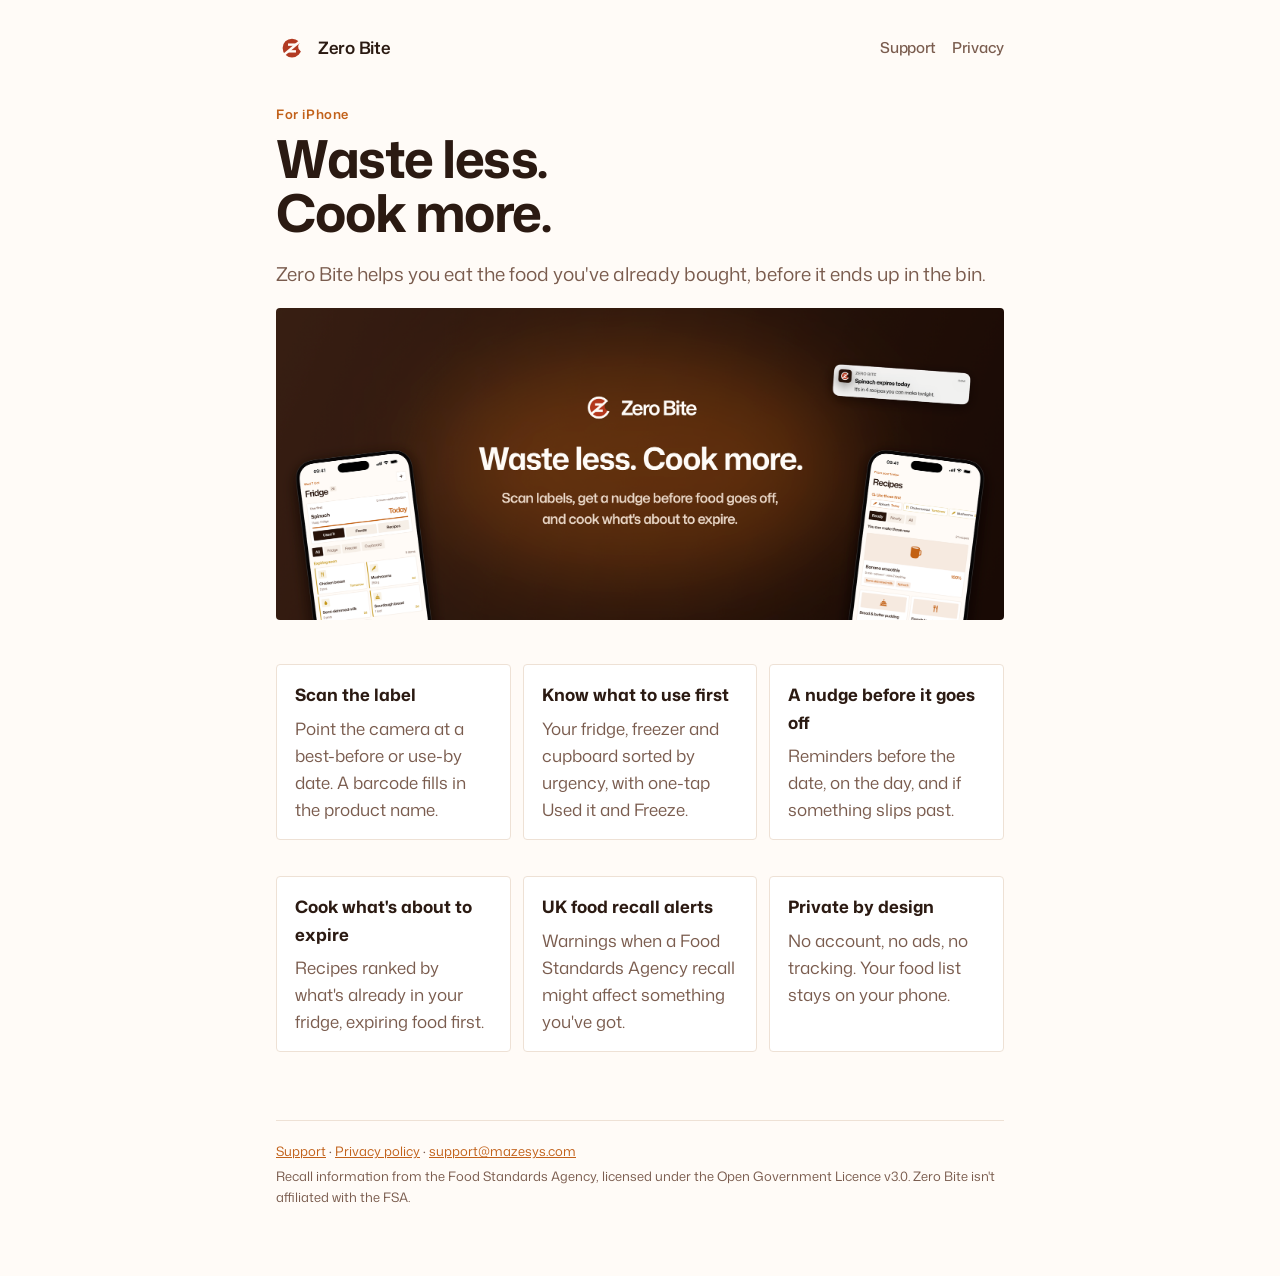
<file: docs/index.html>
<!doctype html>
<html lang="en-GB">
<head>
  <meta charset="utf-8">
  <meta name="viewport" content="width=device-width, initial-scale=1">
  <title>Zero Bite</title>
  <meta name="description" content="Zero Bite helps you eat the food you've already bought, before it ends up in the bin.">
  <link rel="icon" href="assets/favicon.svg" type="image/svg+xml">
  <link rel="icon" href="assets/favicon-32.png" sizes="32x32" type="image/png">
  <link rel="apple-touch-icon" href="assets/apple-touch-icon.png">
  <link rel="preconnect" href="https://fonts.googleapis.com">
  <link href="https://fonts.googleapis.com/css2?family=Mona+Sans:wght@400;500;600;700&display=swap" rel="stylesheet">
  <link rel="stylesheet" href="styles.css">
</head>
<body>
  <div class="wrap">
    <header class="site">
      <a href="index.html"><img src="assets/mark.svg" alt="">Zero Bite</a>
      <nav><a href="support.html">Support</a><a href="privacy.html">Privacy</a></nav>
    </header>

    <p class="overline">For iPhone</p>
    <h1>Waste less.<br>Cook more.</h1>
    <p class="lead">Zero Bite helps you eat the food you've already bought, before it ends up in the bin.</p>

    <img class="hero" src="assets/header.png" alt="Zero Bite on iPhone: the Fridge screen with Spinach due today, and recipes using what's about to expire.">

    <div class="features">
      <div class="card"><strong>Scan the label</strong><p>Point the camera at a best-before or use-by date. A barcode fills in the product name.</p></div>
      <div class="card"><strong>Know what to use first</strong><p>Your fridge, freezer and cupboard sorted by urgency, with one-tap Used it and Freeze.</p></div>
      <div class="card"><strong>A nudge before it goes off</strong><p>Reminders before the date, on the day, and if something slips past.</p></div>
      <div class="card"><strong>Cook what's about to expire</strong><p>Recipes ranked by what's already in your fridge, expiring food first.</p></div>
      <div class="card"><strong>UK food recall alerts</strong><p>Warnings when a Food Standards Agency recall might affect something you've got.</p></div>
      <div class="card"><strong>Private by design</strong><p>No account, no ads, no tracking. Your food list stays on your phone.</p></div>
    </div>

    <footer>
      <p><a href="support.html">Support</a> · <a href="privacy.html">Privacy policy</a> · <a href="mailto:support@mazesys.com">support@mazesys.com</a></p>
      <p>Recall information from the Food Standards Agency, licensed under the Open Government Licence v3.0. Zero Bite isn't affiliated with the FSA.</p>
    </footer>
  </div>
</body>
</html>
</file>
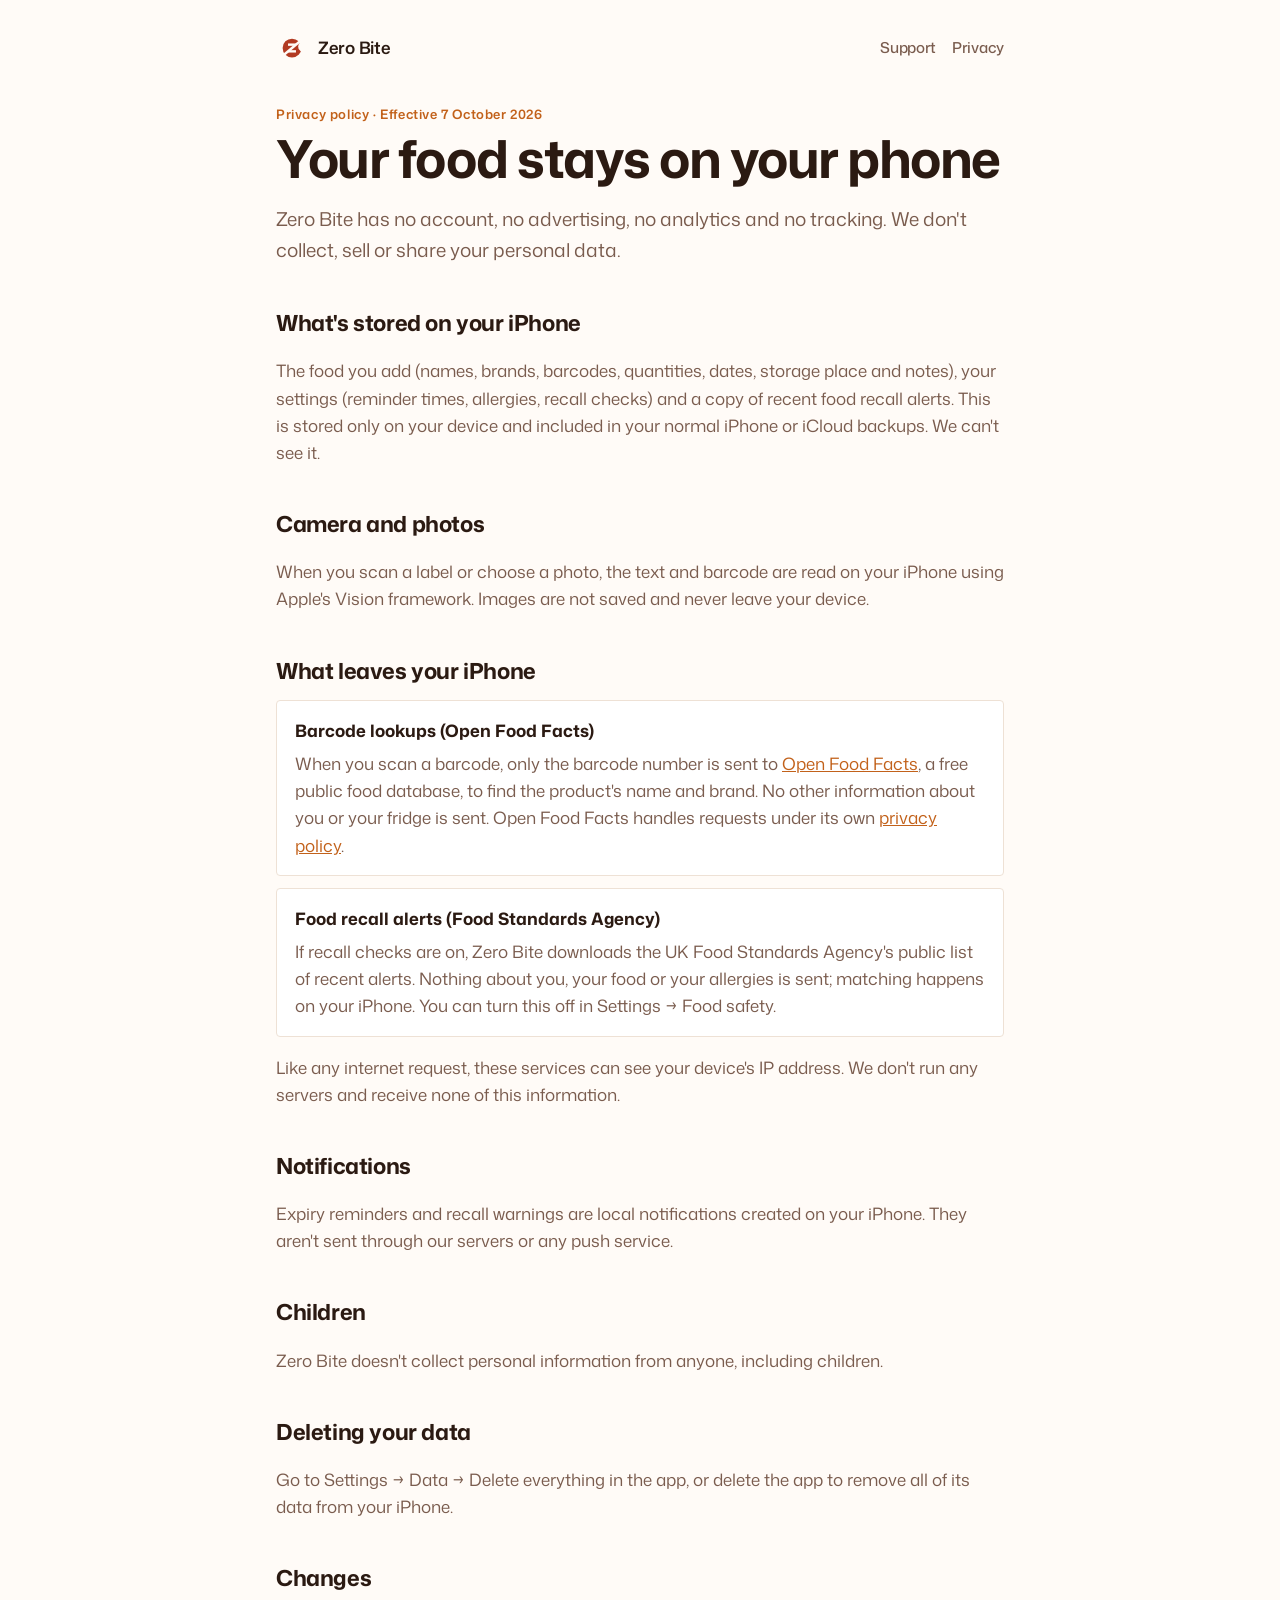
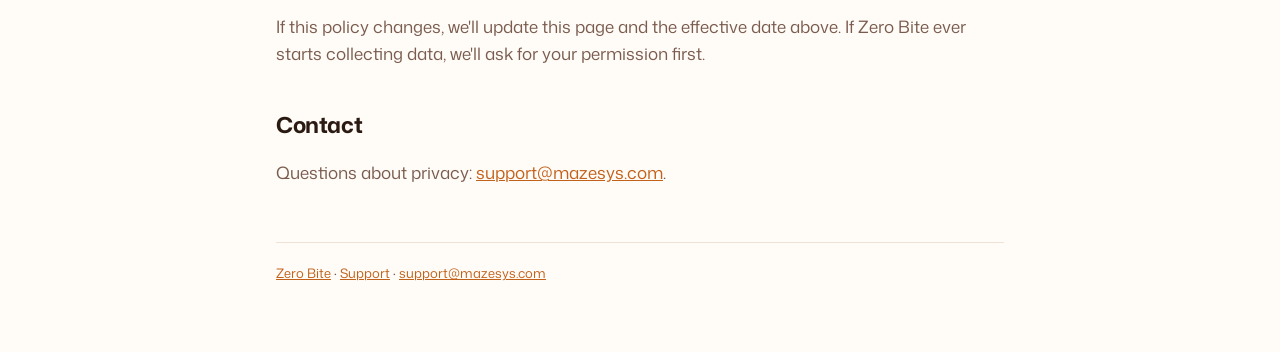
<file: docs/privacy.html>
<!doctype html>
<html lang="en-GB">
<head>
  <meta charset="utf-8">
  <meta name="viewport" content="width=device-width, initial-scale=1">
  <title>Zero Bite Privacy</title>
  <meta name="description" content="Zero Bite privacy policy: your food list stays on your device. No account, no ads, no tracking.">
  <link rel="icon" href="assets/favicon.svg" type="image/svg+xml">
  <link rel="icon" href="assets/favicon-32.png" sizes="32x32" type="image/png">
  <link rel="apple-touch-icon" href="assets/apple-touch-icon.png">
  <link rel="preconnect" href="https://fonts.googleapis.com">
  <link href="https://fonts.googleapis.com/css2?family=Mona+Sans:wght@400;500;600;700&display=swap" rel="stylesheet">
  <link rel="stylesheet" href="styles.css">
</head>
<body>
  <div class="wrap">
    <header class="site">
      <a href="index.html"><img src="assets/mark.svg" alt="">Zero Bite</a>
      <nav><a href="support.html">Support</a><a href="privacy.html">Privacy</a></nav>
    </header>

    <p class="overline">Privacy policy · Effective 7 October 2026</p>
    <h1>Your food stays on your phone</h1>
    <p class="lead">Zero Bite has no account, no advertising, no analytics and no tracking. We don't collect, sell or share your personal data.</p>

    <h2>What's stored on your iPhone</h2>
    <p>The food you add (names, brands, barcodes, quantities, dates, storage place and notes), your settings (reminder times, allergies, recall checks) and a copy of recent food recall alerts. This is stored only on your device and included in your normal iPhone or iCloud backups. We can't see it.</p>

    <h2>Camera and photos</h2>
    <p>When you scan a label or choose a photo, the text and barcode are read on your iPhone using Apple's Vision framework. Images are not saved and never leave your device.</p>

    <h2>What leaves your iPhone</h2>
    <div class="card">
      <strong>Barcode lookups (Open Food Facts)</strong>
      <p>When you scan a barcode, only the barcode number is sent to <a href="https://world.openfoodfacts.org/">Open Food Facts</a>, a free public food database, to find the product's name and brand. No other information about you or your fridge is sent. Open Food Facts handles requests under its own <a href="https://world.openfoodfacts.org/privacy">privacy policy</a>.</p>
    </div>
    <div class="card">
      <strong>Food recall alerts (Food Standards Agency)</strong>
      <p>If recall checks are on, Zero Bite downloads the UK Food Standards Agency's public list of recent alerts. Nothing about you, your food or your allergies is sent; matching happens on your iPhone. You can turn this off in Settings → Food safety.</p>
    </div>
    <p>Like any internet request, these services can see your device's IP address. We don't run any servers and receive none of this information.</p>

    <h2>Notifications</h2>
    <p>Expiry reminders and recall warnings are local notifications created on your iPhone. They aren't sent through our servers or any push service.</p>

    <h2>Children</h2>
    <p>Zero Bite doesn't collect personal information from anyone, including children.</p>

    <h2>Deleting your data</h2>
    <p>Go to Settings → Data → Delete everything in the app, or delete the app to remove all of its data from your iPhone.</p>

    <h2>Changes</h2>
    <p>If this policy changes, we'll update this page and the effective date above. If Zero Bite ever starts collecting data, we'll ask for your permission first.</p>

    <h2>Contact</h2>
    <p>Questions about privacy: <a href="mailto:support@mazesys.com?subject=Zero%20Bite%20privacy">support@mazesys.com</a>.</p>

    <footer>
      <p><a href="index.html">Zero Bite</a> · <a href="support.html">Support</a> · <a href="mailto:support@mazesys.com">support@mazesys.com</a></p>
    </footer>
  </div>
</body>
</html>
</file>
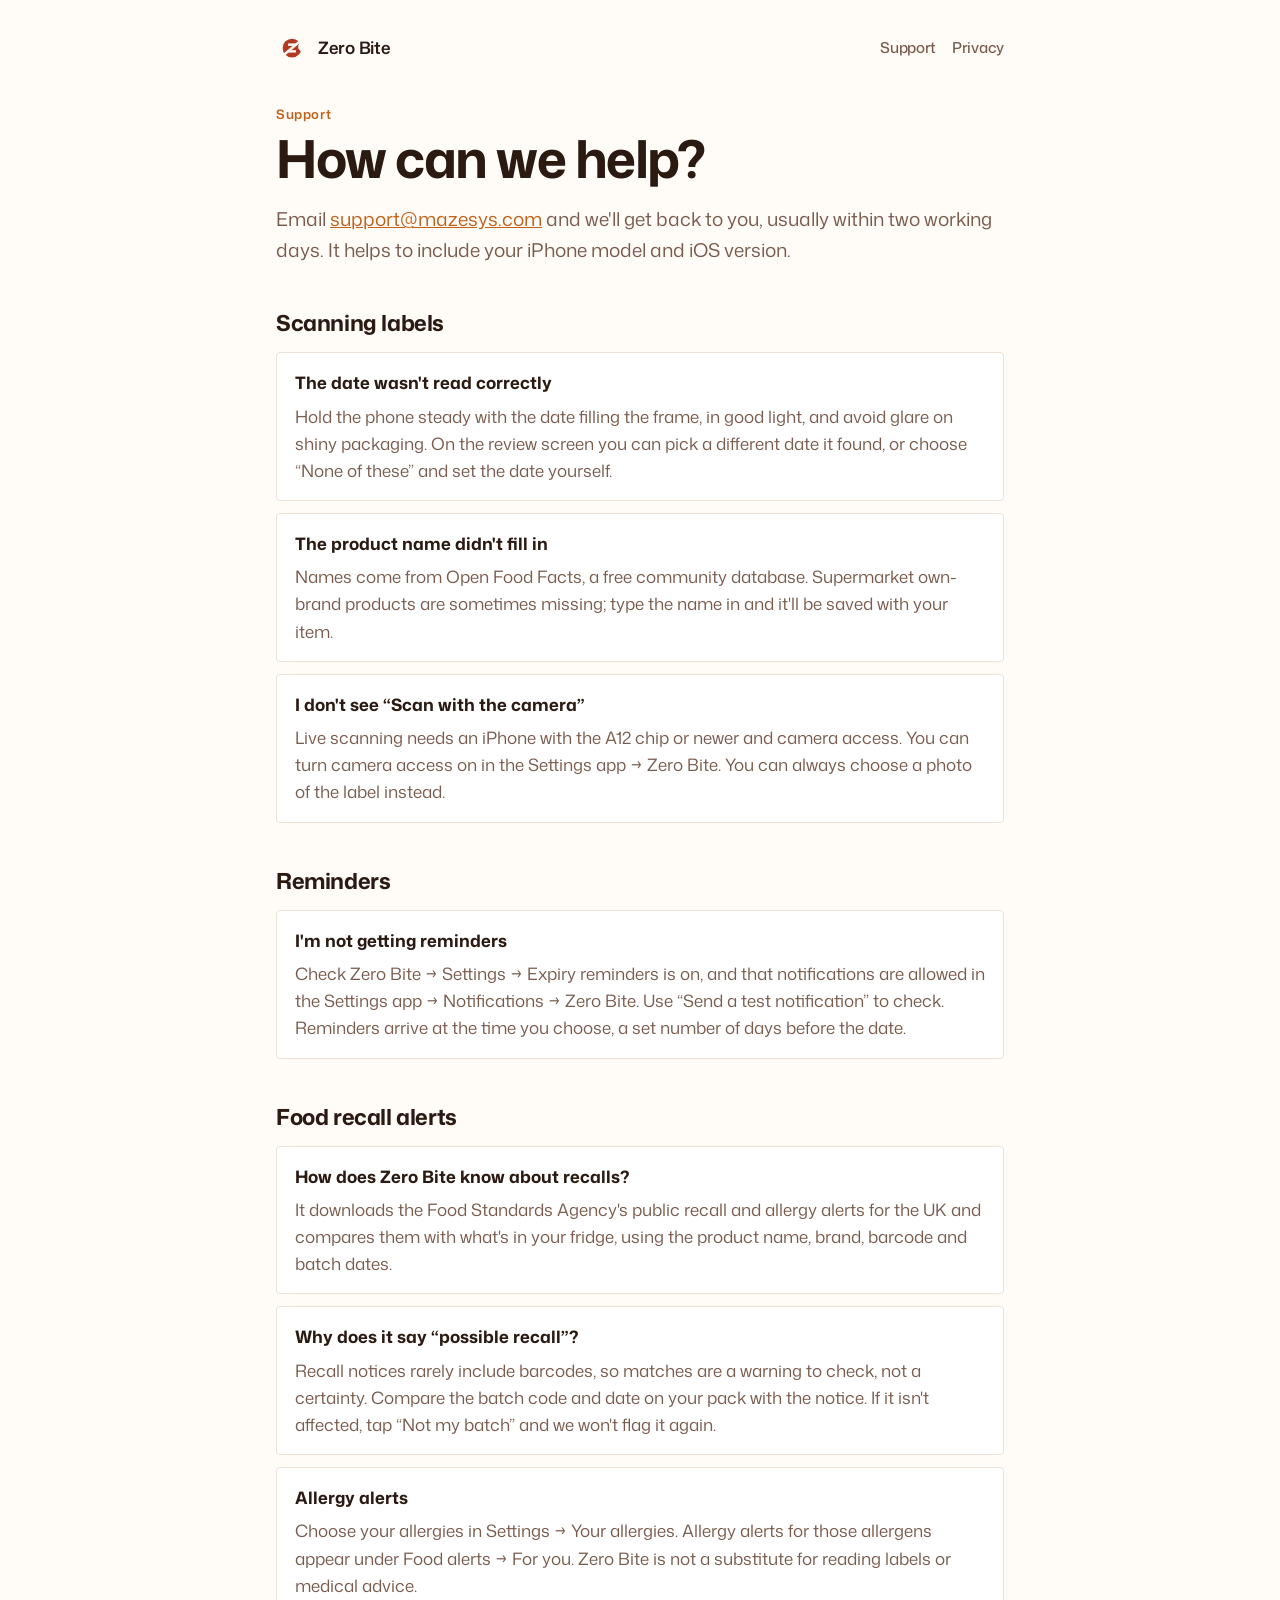
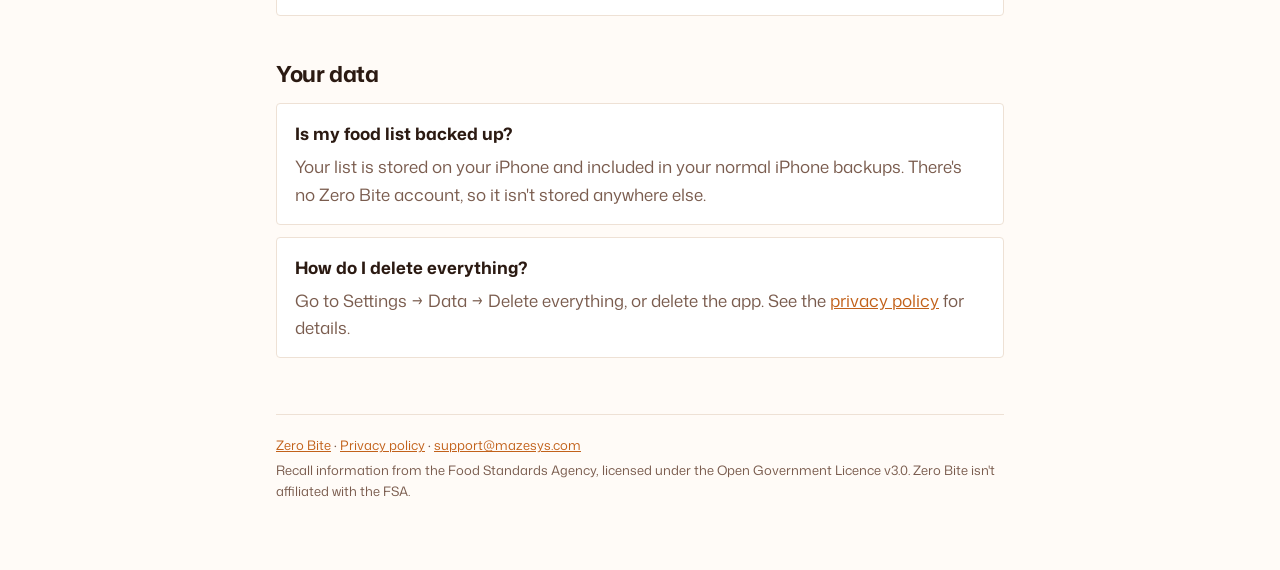
<file: docs/support.html>
<!doctype html>
<html lang="en-GB">
<head>
  <meta charset="utf-8">
  <meta name="viewport" content="width=device-width, initial-scale=1">
  <title>Zero Bite Support</title>
  <meta name="description" content="Help with Zero Bite: scanning, reminders, recipes, food recall alerts and your data.">
  <link rel="icon" href="assets/favicon.svg" type="image/svg+xml">
  <link rel="icon" href="assets/favicon-32.png" sizes="32x32" type="image/png">
  <link rel="apple-touch-icon" href="assets/apple-touch-icon.png">
  <link rel="preconnect" href="https://fonts.googleapis.com">
  <link href="https://fonts.googleapis.com/css2?family=Mona+Sans:wght@400;500;600;700&display=swap" rel="stylesheet">
  <link rel="stylesheet" href="styles.css">
</head>
<body>
  <div class="wrap">
    <header class="site">
      <a href="index.html"><img src="assets/mark.svg" alt="">Zero Bite</a>
      <nav><a href="support.html">Support</a><a href="privacy.html">Privacy</a></nav>
    </header>

    <p class="overline">Support</p>
    <h1>How can we help?</h1>
    <p class="lead">Email <a href="mailto:support@mazesys.com?subject=Zero%20Bite%20support">support@mazesys.com</a> and we'll get back to you, usually within two working days. It helps to include your iPhone model and iOS version.</p>

    <h2>Scanning labels</h2>
    <div class="card">
      <strong>The date wasn't read correctly</strong>
      <p>Hold the phone steady with the date filling the frame, in good light, and avoid glare on shiny packaging. On the review screen you can pick a different date it found, or choose “None of these” and set the date yourself.</p>
    </div>
    <div class="card">
      <strong>The product name didn't fill in</strong>
      <p>Names come from Open Food Facts, a free community database. Supermarket own-brand products are sometimes missing; type the name in and it'll be saved with your item.</p>
    </div>
    <div class="card">
      <strong>I don't see “Scan with the camera”</strong>
      <p>Live scanning needs an iPhone with the A12 chip or newer and camera access. You can turn camera access on in the Settings app → Zero Bite. You can always choose a photo of the label instead.</p>
    </div>

    <h2>Reminders</h2>
    <div class="card">
      <strong>I'm not getting reminders</strong>
      <p>Check Zero Bite → Settings → Expiry reminders is on, and that notifications are allowed in the Settings app → Notifications → Zero Bite. Use “Send a test notification” to check. Reminders arrive at the time you choose, a set number of days before the date.</p>
    </div>

    <h2>Food recall alerts</h2>
    <div class="card">
      <strong>How does Zero Bite know about recalls?</strong>
      <p>It downloads the Food Standards Agency's public recall and allergy alerts for the UK and compares them with what's in your fridge, using the product name, brand, barcode and batch dates.</p>
    </div>
    <div class="card">
      <strong>Why does it say “possible recall”?</strong>
      <p>Recall notices rarely include barcodes, so matches are a warning to check, not a certainty. Compare the batch code and date on your pack with the notice. If it isn't affected, tap “Not my batch” and we won't flag it again.</p>
    </div>
    <div class="card">
      <strong>Allergy alerts</strong>
      <p>Choose your allergies in Settings → Your allergies. Allergy alerts for those allergens appear under Food alerts → For you. Zero Bite is not a substitute for reading labels or medical advice.</p>
    </div>

    <h2>Your data</h2>
    <div class="card">
      <strong>Is my food list backed up?</strong>
      <p>Your list is stored on your iPhone and included in your normal iPhone backups. There's no Zero Bite account, so it isn't stored anywhere else.</p>
    </div>
    <div class="card">
      <strong>How do I delete everything?</strong>
      <p>Go to Settings → Data → Delete everything, or delete the app. See the <a href="privacy.html">privacy policy</a> for details.</p>
    </div>

    <footer>
      <p><a href="index.html">Zero Bite</a> · <a href="privacy.html">Privacy policy</a> · <a href="mailto:support@mazesys.com">support@mazesys.com</a></p>
      <p>Recall information from the Food Standards Agency, licensed under the Open Government Licence v3.0. Zero Bite isn't affiliated with the FSA.</p>
    </footer>
  </div>
</body>
</html>
</file>
<file: docs/styles.css>
:root {
  --bg: #FFFBF7;
  --surface: #FFFFFF;
  --chip: #F6EEE6;
  --hairline: #EEE1D5;
  --ink: #2B1A12;
  --muted: #7A5C4E;
  --orange: #C2611A;
  --red: #B23A22;
}
@media (prefers-color-scheme: dark) {
  :root {
    --bg: #201816;
    --surface: #2A201C;
    --chip: #352821;
    --hairline: #3A2C25;
    --ink: #F7F0EA;
    --muted: #C3B2A8;
    --orange: #E07B2E;
  }
}
* { box-sizing: border-box; }
body {
  margin: 0;
  background: var(--bg);
  color: var(--ink);
  font: 17px/1.6 "Mona Sans", -apple-system, BlinkMacSystemFont, "Segoe UI", sans-serif;
}
.wrap { max-width: 760px; margin: 0 auto; padding: 32px 16px 64px; }
header.site { display: flex; align-items: center; gap: 10px; margin-bottom: 40px; }
header.site a { color: var(--ink); text-decoration: none; font-weight: 600; letter-spacing: -0.3px; display: flex; align-items: center; gap: 10px; }
header.site img { width: 32px; height: 32px; }
header.site nav { margin-left: auto; display: flex; gap: 16px; font-size: 15px; }
header.site nav a { color: var(--muted); font-weight: 500; }
.overline { color: var(--orange); font-size: 13px; font-weight: 600; letter-spacing: 0.6px; margin: 0 0 6px; }
h1 { font-size: clamp(34px, 7vw, 52px); line-height: 1.05; letter-spacing: -1.5px; margin: 0 0 16px; }
h2 { font-size: 22px; letter-spacing: -0.4px; margin: 40px 0 10px; }
h3 { font-size: 17px; margin: 24px 0 6px; }
p, li { color: var(--muted); }
p.lead { font-size: 19px; }
a { color: var(--orange); }
.card { background: var(--surface); border: 1px solid var(--hairline); border-radius: 4px; padding: 16px 18px; margin: 12px 0; }
.card p { margin: 6px 0 0; }
.card strong { color: var(--ink); }
.hero { width: 100%; border-radius: 4px; display: block; margin: 8px 0 32px; }
.features { display: grid; grid-template-columns: repeat(auto-fit, minmax(220px, 1fr)); gap: 12px; }
.button { display: inline-block; background: var(--ink); color: var(--bg); padding: 12px 18px; border-radius: 3px; text-decoration: none; font-weight: 600; }
footer { margin-top: 56px; padding-top: 16px; border-top: 1px solid var(--hairline); font-size: 13px; color: var(--muted); }
footer p { margin: 4px 0; }
</file>
